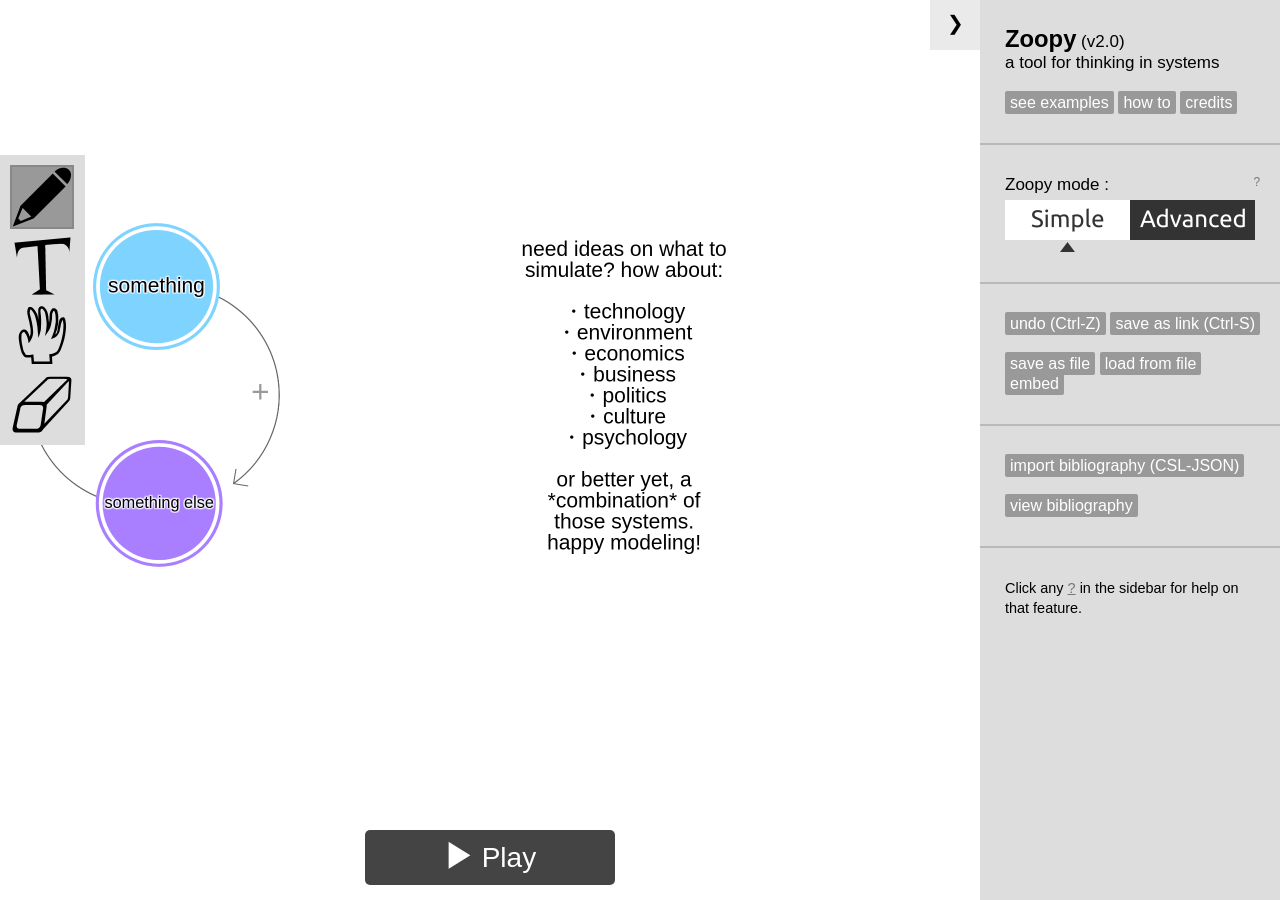
<file: index.html>
<!doctype html>
<html lang="en">
<head>
	<meta charset="utf-8">
	<title>Zoopy</title>
	<link rel="icon" type="image/png" href="about/favicon.png">
	<!-- Go straight to the app instead of showing a landing page. -->
	<meta http-equiv="refresh" content="0; url=./2/">
	<link rel="canonical" href="./2/">
	<script>
		// Preserve any query string / hash (shared models use ?data=… or #…)
		// so deep links keep working through the redirect.
		location.replace("./2/" + location.search + location.hash);
	</script>
</head>
<body>
	<p>Redirecting to <a href="./2/">the app</a>…</p>
</body>
</html>
</file>
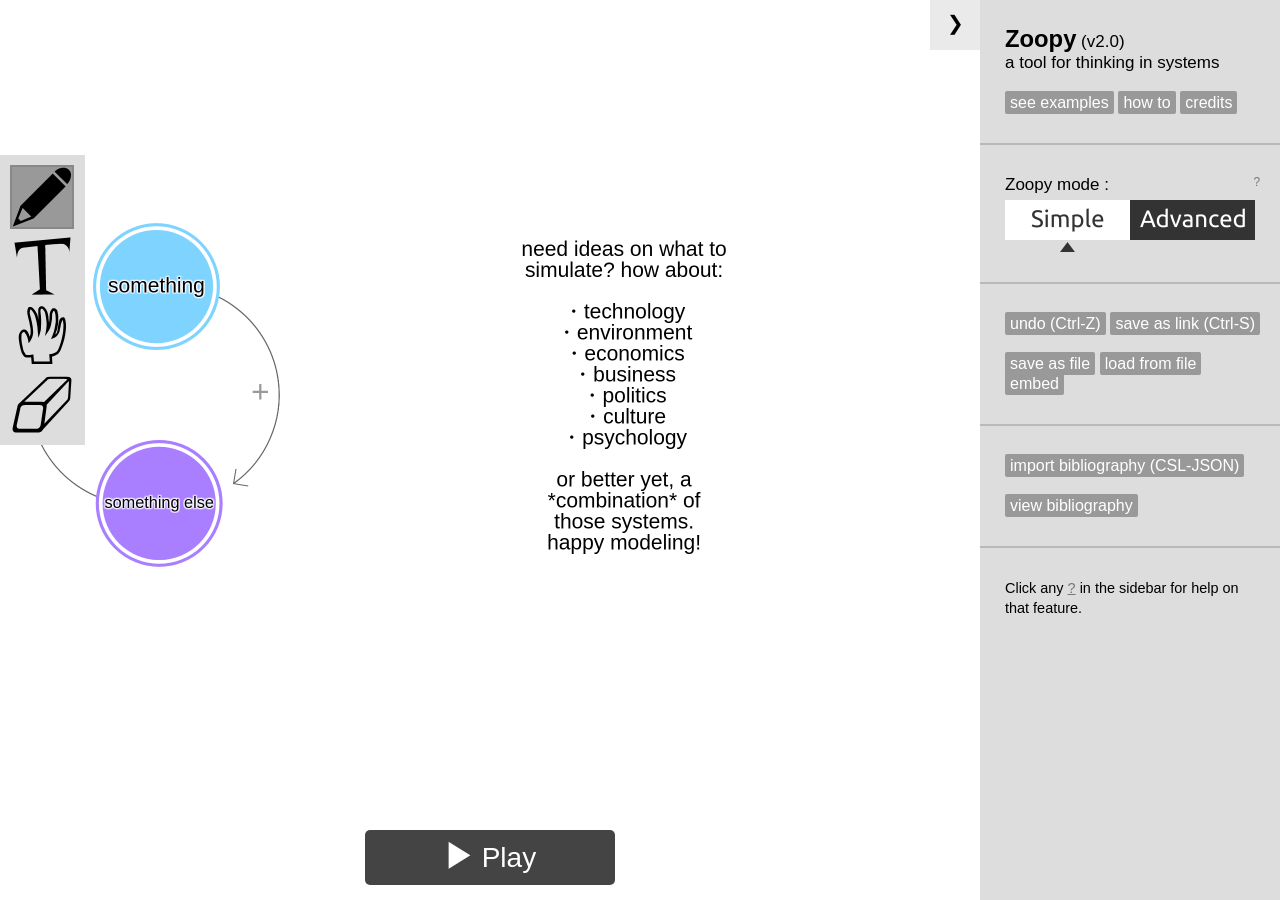
<file: 2/index.html>
<!doctype html>
<html lang="en">
<head>
    
    <!-- META -->
	<title>Zoopy (v2.0)</title>
    <meta content="text/html;charset=utf-8" http-equiv="Content-Type">
	<meta charset="utf-8">
	<link rel="icon" type="image/png" href="css/icons/favicon.png">
	<!-- mobile don't randomly zoom -->
	<meta name='viewport' content='width=device-width, initial-scale=1.0, maximum-scale=1.0, user-scalable=0'/>
	<!-- Schema.org markup for Google+ -->
	<meta itemprop="name" content="LOOPY!">
	<meta itemprop="description" content="a tool for thinking in systems">
	<meta itemprop="image" content="http://ncase.me/loopy/social/thumbnail.png">

	<!-- Twitter Card data: SMALL -->
	<meta name="twitter:card" content="summary"/>
	<meta name="twitter:site" content="@ncasenmare"/>
	<meta name="twitter:title" content="LOOPY!"/>
	<meta name="twitter:description" content="a tool for thinking in systems"/>
	<meta name="twitter:creator" content="@ncasenmare">
	<meta name="twitter:image" content="http://ncase.me/loopy/social/thumbnail_small.png"/>

	<!-- Open Graph data -->
	<meta property="og:title" content="LOOPY!">
	<meta property="og:type" content="website">
	<meta property="og:url" content="https://lo0p.it/">
	<meta property="og:image" content="http://ncase.me/loopy/social/thumbnail.png">
	<meta property="og:description" content="a tool for thinking in systems">

    <!-- Styles! -->
	<link href="css/loopy.css" rel="stylesheet"/>
	<link href="css/balloon.css" rel="stylesheet"/>

</head>
<body style="opacity:0">

	<!-- Loopy & Ink -->
	<div id="canvasses"></div>

	<!-- The Tools' UI -->
	<div id="toolbar"></div>
	<div id="playbar"></div>
	<div id="sidebar"></div>

	<!-- MODAL -->
	<div id="modal_container">
		<div id="modal_bg"></div>
		<div id="modal">
			<div id="modal_close">[×] CLOSE</div>
			<div id="modal_page"></div>
		</div>
	</div>

</body>
</html>

<!-- Scripts! -->

<!-- Libraries -->
<script src="js/helpers.js"></script>
<script src="js/vendors/minpubsub.js"></script>
<script src="js/vendors/lzma_worker-min.js"></script>
<script src="js/vendors/StringView.js"></script>
<script src="js/BitArray.js"></script>
<script src="js/Mouse.js"></script>
<script src="js/Key.js"></script>
<script src="js/featureInjector.js"></script>
<script src="js/persist.js"></script>

<!-- Core Simulation Code -->
<script src="js/Loopy.js?v=5"></script>
<script src="js/Model.js?v=3"></script>
<script src="js/LoopyNode.js?v=3"></script>
<script src="js/Edge.js?v=2"></script>
<script src="js/Label.js"></script>
<script src="js/Group.js"></script>

<!-- Extensible features -->
<script src="js/globalFeatures.js"></script>
<script src="js/loopyNodeFeatures.js"></script>
<script src="js/edgeFeatures.js"></script>
<script src="js/labelFeatures.js"></script>
<!--<script src="js/groupFeatures.js"></script>-->

<!-- Tools -->
<script src="js/PageUI.js"></script>
<script src="js/Sidebar.js?v=2"></script>
<script src="js/Toolbar.js"></script>
<script src="js/PlayControls.js"></script>
<script src="js/Modal.js?v=4"></script>
<script src="js/Ink.js"></script>
<script src="js/Dragger.js"></script>
<script src="js/Eraser.js"></script>
<script src="js/Labeller.js"></script>

<!-- Start it -->
<script>
window.onload = function(){
	window.loopy = new Loopy();
};
</script>
</file>
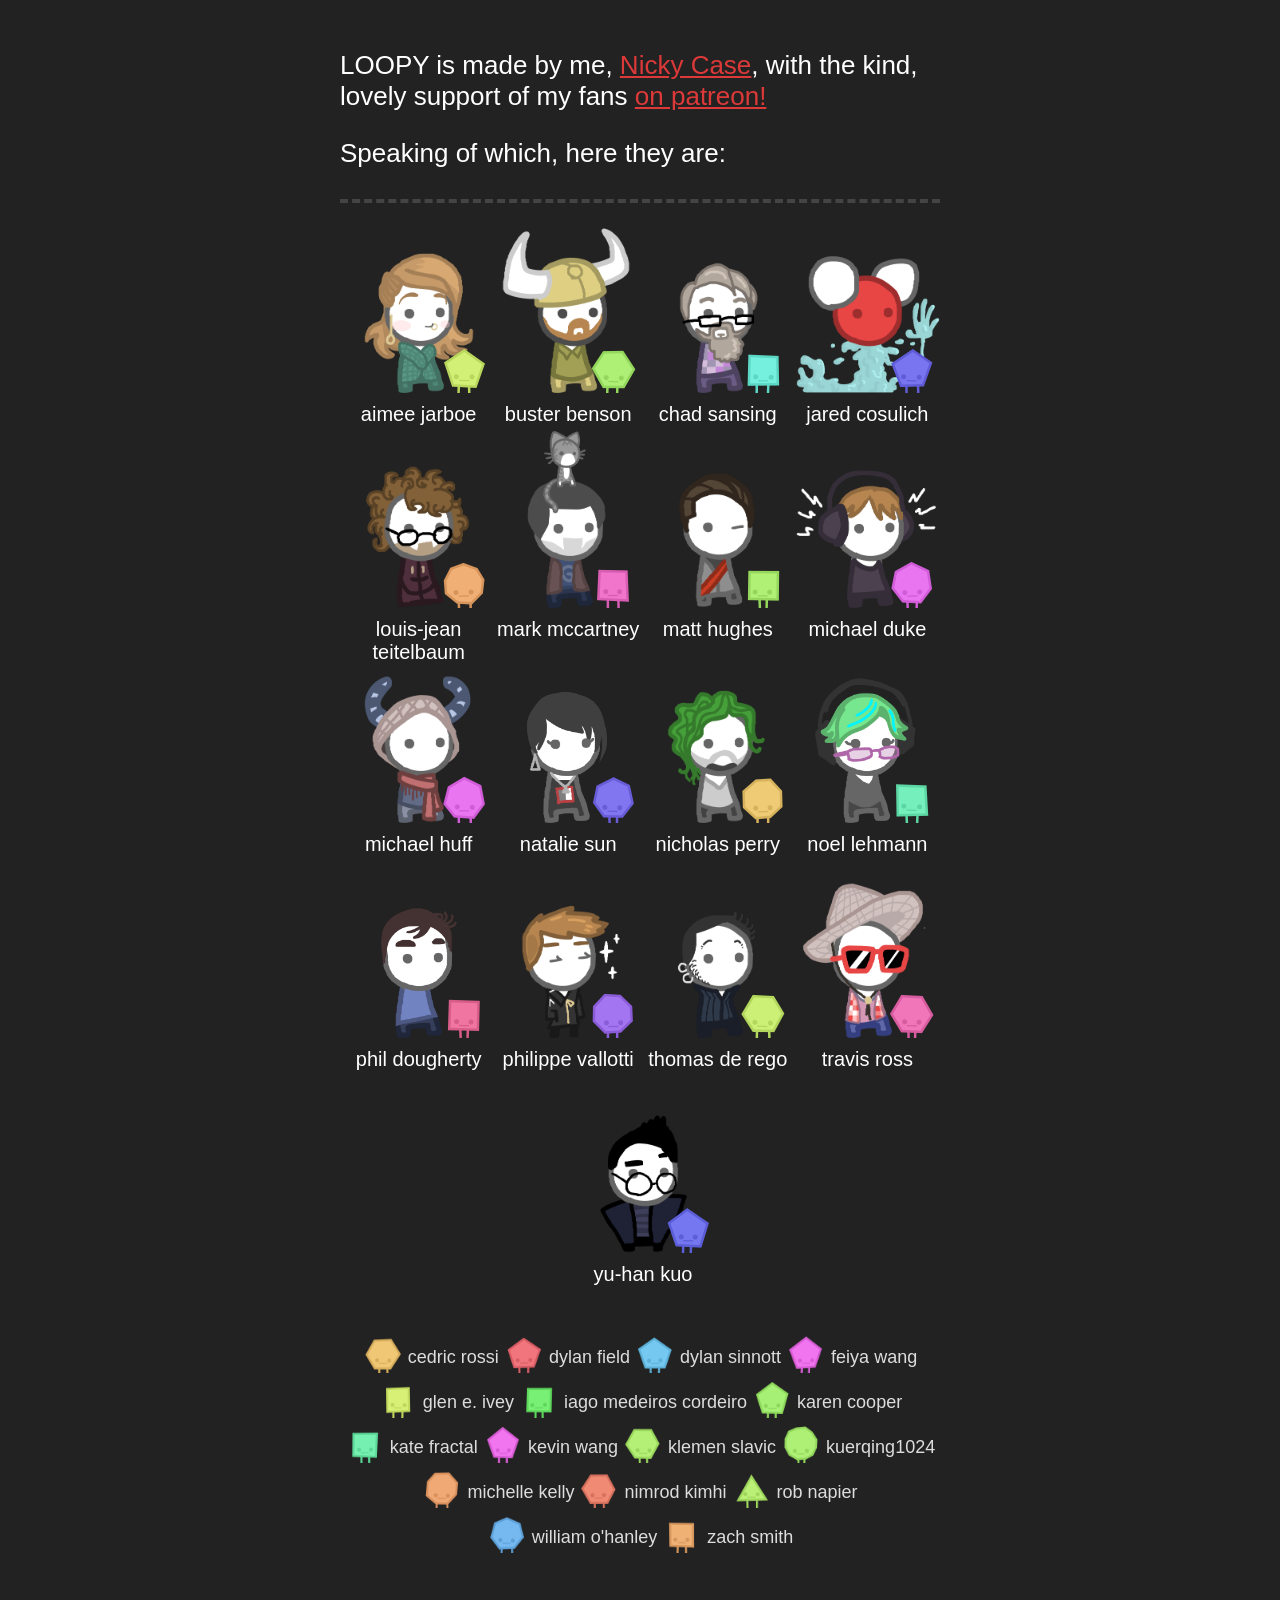
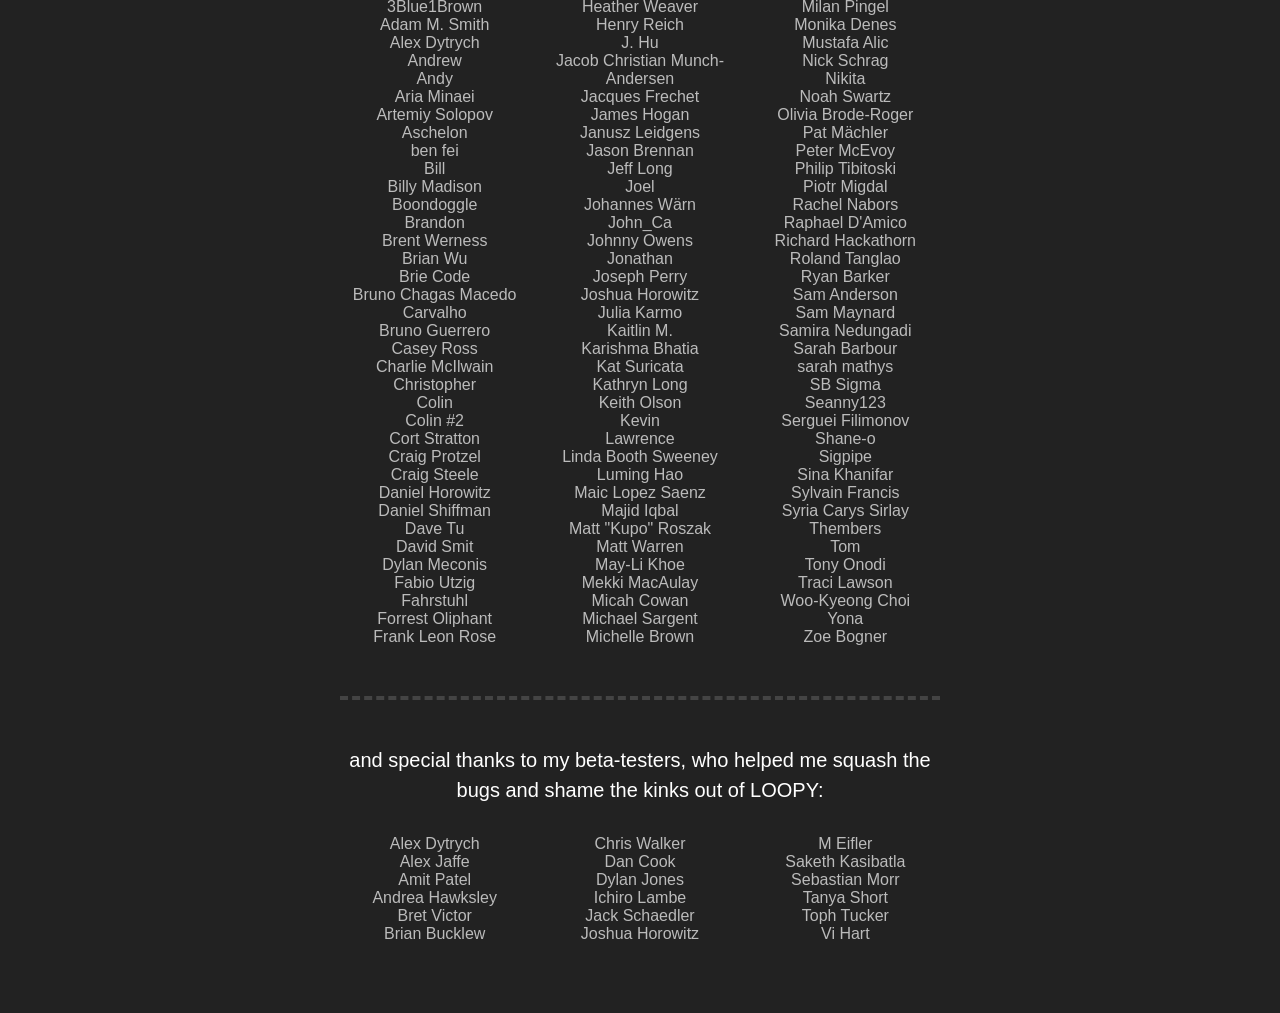
<file: 2/pages/credits/index.html>
<!doctype html>
<html>
<head>

    <!-- META -->
	<title>LOOPY: Credits!</title>
    <meta content="text/html;charset=utf-8" http-equiv="Content-Type">
	<meta content="utf-8" http-equiv="encoding">
	<meta charset="utf-8">
	<link rel="icon" type="image/png" href="favicon.png">

	<!-- Styles -->
	<link href="../page.css" rel="stylesheet"/>

</head>
<body style="background:#222; overflow-y: scroll; overflow-x: hidden;">
	<div id="credits">

		<!-- Created by Nicky Case, & patreon link -->
		<div class="credit_intro">
			<p>
			LOOPY is made by me, <a target="_blank" href="http://ncase.me/">Nicky Case</a>,
			with the kind, lovely support of my fans <a target="_blank" href="https://www.patreon.com/ncase">on patreon!</a>
			</p>
			<p>
			Speaking of which, here they are:
			</p>
		</div>

		<hr>

		<!-- peep patreons -->
		<div class="credits_peeps">
			<div>
				<img src="peep/aimee.png"/>
				<img src="polygon/aimee.png"/>
				<span>Aimee Jarboe</span>
			</div>
			<div>
				<img src="peep/buster.png"/>
				<img src="polygon/buster.png"/>
				<span>Buster Benson</span>
			</div>
			<div>
				<img src="peep/chad.png"/>
				<img src="polygon/chad.png"/>
				<span>Chad Sansing</span>
			</div>
			<div>
				<img src="peep/jared.png"/>
				<img src="polygon/jared.png"/>
				<span>Jared Cosulich</span>
			</div>
			<div>
				<img src="peep/ljt.png"/>
				<img src="polygon/ljt.png"/>
				<span>Louis-Jean Teitelbaum</span>
			</div>
			<div>
				<img src="peep/mark.png"/>
				<img src="polygon/mark.png"/>
				<span>Mark McCartney</span>
			</div>
			<div>
				<img src="peep/matt.png"/>
				<img src="polygon/matt.png"/>
				<span>Matt Hughes</span>
			</div>
			<div>
				<img src="peep/michael_duke.png"/>
				<img src="polygon/michael_duke.png"/>
				<span>Michael Duke</span>
			</div>
			<div>
				<img src="peep/michael_huff.png"/>
				<img src="polygon/michael_huff.png"/>
				<span>Michael Huff</span>
			</div>
			<div>
				<img src="peep/natalie.png"/>
				<img src="polygon/natalie.png"/>
				<span>Natalie Sun</span>
			</div>
			<div>
				<img src="peep/nicholas.png"/>
				<img src="polygon/nicholas.png"/>
				<span>Nicholas Perry</span>
			</div>
			<div>
				<img src="peep/noel.png"/>
				<img src="polygon/noel.png"/>
				<span>Noel Lehmann</span>
			</div>
			<div>
				<img src="peep/phil.png"/>
				<img src="polygon/phil.png"/>
				<span>Phil Dougherty</span>
			</div>
			<div>
				<img src="peep/philippe.png"/>
				<img src="polygon/philippe.png"/>
				<span>Philippe Vallotti</span>
			</div>
			<div>
				<img src="peep/thomas.png"/>
				<img src="polygon/thomas.png"/>
				<span>Thomas de Rego</span>
			</div>
			<div>
				<img src="peep/travis.png"/>
				<img src="polygon/travis.png"/>
				<span>Travis Ross</span>
			</div>
			<div>
				<img src="peep/yu-han.png"/>
				<img src="polygon/yu-han.png"/>
				<span>Yu-Han Kuo</span>
			</div>
		</div>

		<!-- polygon patreons -->
		<div class="credits_polygons">
			<div>
				<img src="polygon/cedric.png"/>
				<span>Cedric Rossi</span>
			</div>
			<div>
				<img src="polygon/dylan.png"/>
				<span>Dylan Field</span>
			</div>
			<div>
				<img src="polygon/dylan_s.png"/>
				<span>Dylan Sinnott</span>
			</div>
			<div>
				<img src="polygon/feiya.png"/>
				<span>Feiya Wang</span>
			</div>
			<div>
				<img src="polygon/glen.png"/>
				<span>Glen E. Ivey</span>
			</div>
			<div>
				<img src="polygon/iago.png"/>
				<span>Iago Medeiros Cordeiro</span>
			</div>
			<div>
				<img src="polygon/karen.png"/>
				<span>Karen Cooper</span>
			</div>
			<div>
				<img src="polygon/kate.png"/>
				<span>Kate Fractal</span>
			</div>
			<div>
				<img src="polygon/kevin.png"/>
				<span>Kevin Wang</span>
			</div>
			<div>
				<img src="polygon/klemen.png"/>
				<span>Klemen Slavic</span>
			</div>
			<div>
				<img src="polygon/kuerqing1024.png"/>
				<span>kuerqing1024</span>
			</div>
			<div>
				<img src="polygon/michelle.png"/>
				<span>Michelle Kelly</span>
			</div>
			<div>
				<img src="polygon/nimrod.png"/>
				<span>Nimrod Kimhi</span>
			</div>
			<div>
				<img src="polygon/rob.png"/>
				<span>Rob Napier</span>
			</div>
			<div>
				<img src="polygon/william.png"/>
				<span>William O'Hanley</span>
			</div>
			<div>
				<img src="polygon/zach.png"/>
				<span>Zach Smith</span>
			</div>
		</div>
		
		<!-- name patreons -->
		<div class="credits_names">
			3Blue1Brown <br>
			Adam M. Smith<br>
			Alex Dytrych<br>
			Andrew <br>
			Andy <br>
			Aria Minaei<br>
			Artemiy Solopov<br>
			Aschelon <br>
			ben fei<br>
			Bill <br>
			Billy Madison<br>
			Boondoggle <br>
			Brandon <br>
			Brent Werness<br>
			Brian Wu<br>
			Brie Code<br>
			Bruno Chagas Macedo Carvalho<br>
			Bruno Guerrero<br>
			Casey Ross<br>
			Charlie McIlwain<br>
			Christopher <br>
			Colin <br>
			Colin #2<br>
			Cort Stratton<br>
			Craig Protzel<br>
			Craig Steele<br>
			Daniel Horowitz<br>
			Daniel Shiffman<br>
			Dave Tu<br>
			David Smit<br>
			Dylan Meconis<br>
			Fabio Utzig<br>
			Fahrstuhl <br>
			Forrest Oliphant<br>
			Frank Leon Rose<br>
			Heather Weaver<br>
			Henry Reich<br>
			J. Hu<br>
			Jacob Christian Munch-Andersen<br>
			Jacques Frechet<br>
			James Hogan<br>
			Janusz Leidgens<br>
			Jason Brennan<br>
			Jeff Long<br>
			Joel <br>
			Johannes Wärn<br>
			John_Ca <br>
			Johnny Owens<br>
			Jonathan <br>
			Joseph Perry<br>
			Joshua Horowitz<br>
			Julia Karmo<br>
			Kaitlin M.<br>
			Karishma Bhatia<br>
			Kat Suricata<br>
			Kathryn Long<br>
			Keith Olson<br>
			Kevin <br>
			Lawrence <br>
			Linda Booth Sweeney<br>
			Luming Hao<br>
			Maic Lopez Saenz<br>
			Majid Iqbal<br>
			Matt "Kupo" Roszak<br>
			Matt Warren<br>
			May-Li Khoe<br>
			Mekki MacAulay<br>
			Micah Cowan<br>
			Michael Sargent<br>
			Michelle Brown<br>
			Milan Pingel<br>
			Monika Denes<br>
			Mustafa Alic<br>
			Nick Schrag<br>
			Nikita <br>
			Noah Swartz<br>
			Olivia Brode-Roger<br>
			Pat Mächler<br>
			Peter McEvoy<br>
			Philip Tibitoski<br>
			Piotr Migdal<br>
			Rachel Nabors<br>
			Raphael D'Amico<br>
			Richard Hackathorn<br>
			Roland Tanglao<br>
			Ryan Barker<br>
			Sam Anderson<br>
			Sam Maynard<br>
			Samira Nedungadi<br>
			Sarah Barbour<br>
			sarah mathys<br>
			SB Sigma<br>
			Seanny123 <br>
			Serguei Filimonov<br>
			Shane-o <br>
			Sigpipe <br>
			Sina Khanifar<br>
			Sylvain Francis<br>
			Syria Carys Sirlay<br>
			Thembers <br>
			Tom <br>
			Tony Onodi<br>
			Traci Lawson<br>
			Woo-Kyeong Choi<br>
			Yona <br>
			Zoe Bogner
		</div>

		<hr>

		<!-- Playtesters -->
		<div>
			<p style="text-align:center; line-height:1.5em; margin-top:45px;">
				and special thanks to my beta-testers,
				who helped me squash the bugs and shame the kinks out of LOOPY:
			</p>
			<div class="credits_names">
				Alex Dytrych<br>
				Alex Jaffe<br>
				Amit Patel<br>
				Andrea Hawksley<br>
				Bret Victor<br>
				Brian Bucklew<br>
				Chris Walker<br>
				Dan Cook<br>
				Dylan Jones<br>
				Ichiro Lambe<br>
				Jack Schaedler<br>
				Joshua Horowitz<br>
				M Eifler<br>
				Saketh Kasibatla<br>
				Sebastian Morr<br>
				Tanya Short<br>
				Toph Tucker<br>
				Vi Hart
			</div>
		</div>

	</div>
</body>
</html>
</file>
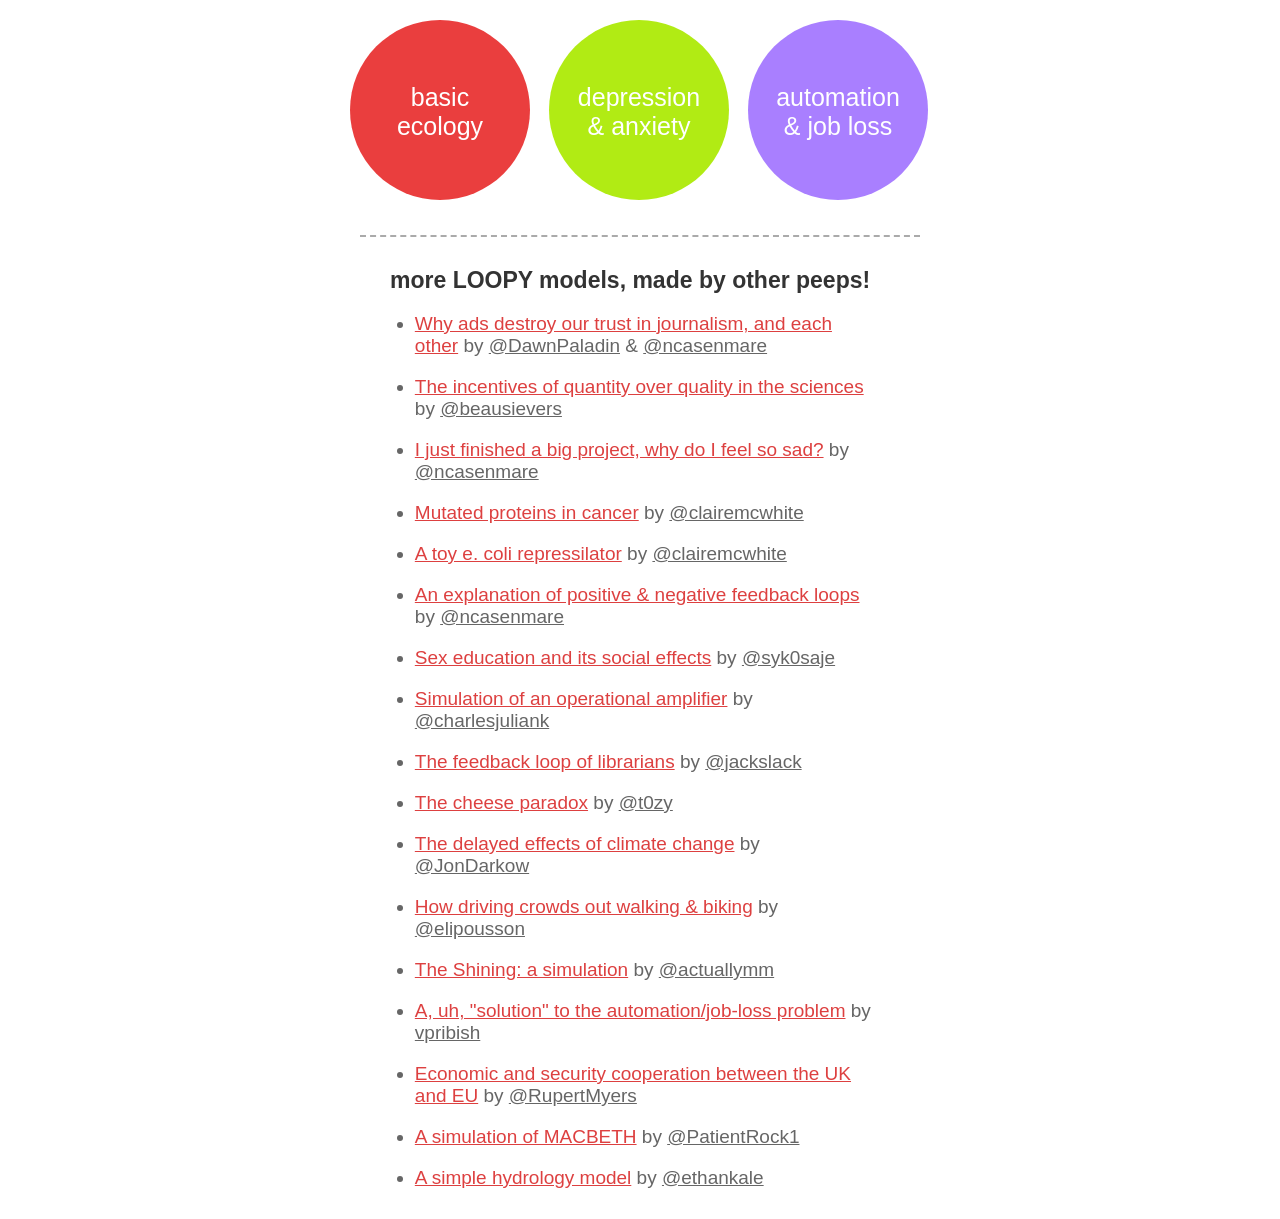
<file: 2/pages/examples/index.html>
<!doctype html>
<html>
<head>

	<!-- META -->
	<title>LOOPY: Examples!</title>
    <meta content="text/html;charset=utf-8" http-equiv="Content-Type">
	<meta content="utf-8" http-equiv="encoding">
	<meta charset="utf-8">
	<link rel="icon" type="image/png" href="favicon.png">

	<!-- Styles -->
	<link href="../page.css" rel="stylesheet"/>

</head>
<body style='background:none;'>
	<div id="examples">
		<div style="overflow:hidden; padding: 20px;">
			<a class='example' target='_top' href="http://ncase.me/loopy/v1.1/?data=[[[1,227,303,0.66,%22rabbits%22,0],[2,663,304,0.66,%22foxes%22,1]],[[2,1,153,-1,0],[1,2,160,1,0]],[[442,316,%22A%2520basic%2520ecological%250Afeedback%2520loop.%250A%250ATry%2520adding%2520extra%250Acreatures%2520to%2520this%250Aecosystem!%22],[442,109,%22more%2520rabbits%2520means%2520MORE%2520foxes%253A%250Ait's%2520a%2520positive%2520(%252B)%2520relationship%22],[451,513,%22more%2520foxes%2520means%2520FEWER%2520rabbits%253A%250Ait's%2520a%2520negative%2520(%25E2%2580%2593)%2520relationship%22],[754,455,%22*%2520P.S%253A%2520this%2520is%2520NOT%2520the%2520%250ALotka-Volterra%2520model.%250AIt's%2520just%2520an%2520oscillator.%250Aclose%2520enough!%22]],2%5D">
				<div style='background:#EA3E3E'>
					<div>basic<br>ecology</div>
				</div>
			</a>
			<a class='example' target='_top' href="http://ncase.me/loopy/v1.1/?data=[[[1,198,285,0,%22depression%22,0],[2,531,282,0,%22doing%2520things%22,4],[3,367,115,0,%22de-motivation%22,1],[4,702,116,0,%22fear%2520of%2520mistakes%22,1],[5,860,289,0,%22anxiety%22,0],[6,699,468,0,%22accepting%2520mistakes%22,4],[7,364,473,0,%22feeling%2520good%22,4]],[[2,7,59,1,0],[2,6,-61,1,0],[6,5,-59,-1,0],[5,4,-57,1,0],[4,2,-53,-1,0],[3,2,56,-1,0],[1,3,66,1,0],[7,1,63,-1,0]],[[365,296,%22a%2520possible%250Asystems-level%250Aexplanation%2520for%250Awhy%2520depression%2520%2526%250Aanxiety%2520are%2520not%2520just%250Aco-morbid%252C%2520but%250AMUTUALLY%2520SELF-%250AREINFORCING%22],[695,300,%22CHALLENGE%253A%250A%250Adraw%2520%2526%2520simulate%250Ayour%2520OWN%2520mental%250Afeedback%2520loops%22]],7]">
				<div style='background:#b1eb14'>
					<div>depression<br>&amp; anxiety</div>
				</div>
			</a>
			<a class='example' target='_top' href="http://ncase.me/loopy/v1.1/?data=[[[1,181,181,0,%22automation%22,0],[2,486,175,0,%22profits%22,0],[3,369,482,0,%22job%2520loss%22,4],[4,567,513,0,%22frustration%22,4],[5,752,432,0,%22political%2520unrest%22,4],[6,655,283,0,%22tax%2520revenue%22,3]],[[1,3,-88,1,0],[1,2,-150,1,0],[2,1,-137,1,0],[3,4,-27,1,0],[4,5,-32,1,0],[2,6,12,1,0]],[[331,197,%22vicious%2520cycle%250Aof%2520automation%250Aleads%2520to%2520short-%250Aterm%2520job%2520loss%252C%250Athen%2520frustration%252C%250Athen%2520political%250Aunrest%22],[733,143,%22CHALLENGE%253A%250Athink%2520up%2520and%2520model%2520your%250Aown%2520solutions%2520to%2520this%2520problem!%250A(hint%253A%2520what%2520tax-funded%2520programs%250Acould%2520mitigate%2520job%2520loss%2520due%2520to%250Aautomation%253F)%22],[489,383,%22%253F%253F%253F%2520what%2520goes%2520here%2520%253F%253F%253F%22]],6]">
				<div style='background:#A97FFF'>
					<div>automation<br>&amp; job loss</div>
				</div>
			</a>
		</div>
		<hr>
		<div id="more_examples">
			<b style="font-size:23px">more LOOPY models, made by other peeps!</b>
			<ul>

<li>
<a target="_top" href="https://t.co/VPG9153B2T">Why ads destroy our trust in journalism, and each other</a>
by <a class="twitter" target="_blank" href="https://twitter.com/DawnPaladin">@DawnPaladin</a>
&amp; <a class="twitter" target="_blank" href="https://twitter.com/ncasenmare">@ncasenmare</a>
</li>
<li>
<a target="_top" href="http://bit.ly/2nwUu7E">The incentives of quantity over quality in the sciences</a>
by <a class="twitter" target="_blank" href="https://twitter.com/beausievers">@beausievers</a>
</li>
<li>
<a target="_top" href="https://t.co/QxRKsrm4C2">I just finished a big project, why do I feel so sad?</a>
by <a class="twitter" target="_blank" href="https://twitter.com/ncasenmare">@ncasenmare</a>
</li>
<li>
<a target="_top" href="http://bit.ly/2nUfLNn">Mutated proteins in cancer</a>
by <a class="twitter" target="_blank" href="https://twitter.com/clairemcwhite">@clairemcwhite</a>
</li>
<li>
<a target="_top" href="http://bit.ly/2nJrxK0">A toy e. coli repressilator</a>
by <a class="twitter" target="_blank" href="https://twitter.com/clairemcwhite">@clairemcwhite</a>
</li>
<li>
<a target="_top" href="http://bit.ly/2o0hqQV">An explanation of positive &amp; negative feedback loops</a>
by <a class="twitter" target="_blank" href="https://twitter.com/ncasenmare">@ncasenmare</a>
</li>
<li>
<a target="_top" href="https://t.co/dOWNTWvHcu">Sex education and its social effects</a>
by <a class="twitter" target="_blank" href="https://twitter.com/syk0saje">@syk0saje</a>
</li>
<li>
<a target="_top" href="https://t.co/AVO9wczz0F">Simulation of an operational amplifier</a>
by <a class="twitter" target="_blank" href="https://twitter.com/charlesjuliank">@charlesjuliank</a>
</li>
<li>
<a target="_top" href="https://t.co/xhYtI3V7LV">The feedback loop of librarians</a>
by <a class="twitter" target="_blank" href="https://twitter.com/jackslack">@jackslack</a>
</li>
<li>
<a target="_top" href="https://t.co/yBZwZYKWU3">The cheese paradox</a>
by <a class="twitter" target="_blank" href="https://twitter.com/t0zy">@t0zy</a>
</li>
<li>
<a target="_top" href="https://goo.gl/sJifyC">The delayed effects of climate change</a>
by <a class="twitter" target="_blank" href="https://twitter.com/JonDarkow">@JonDarkow</a>
</li>
<li>
<a target="_top" href="https://t.co/FbiPwb6WHh">How driving crowds out walking &amp; biking</a>
by <a class="twitter" target="_blank" href="https://twitter.com/elipousson">@elipousson</a>
</li>
<li>
<a target="_top" href="https://t.co/dOGejZhjai">The Shining: a simulation</a>
by <a class="twitter" target="_blank" href="https://twitter.com/actuallymm">@actuallymm</a>
</li>
<li>
<a target="_top" href="http://bit.ly/2nbHqX3">A, uh, "solution" to the automation/job-loss problem</a>
by <a class="twitter" target="_blank" href="https://news.ycombinator.com/user?id=vpribish">vpribish</a>
</li>
<li>
<a target="_top" href="https://t.co/l5JoBsEa5q">Economic and security cooperation between the UK and EU</a>
by <a class="twitter" target="_blank" href="https://twitter.com/RupertMyers">@RupertMyers</a>
</li>
<li>
<a target="_top" href="http://bit.ly/2o1n29U">A simulation of MACBETH</a>
by <a class="twitter" target="_blank" href="https://twitter.com/PatientRock1">@PatientRock1</a>
</li>
<li>
<a target="_top" href="https://t.co/m2eZpcYRPc">A simple hydrology model</a>
by <a class="twitter" target="_blank" href="https://twitter.com/ethankale">@ethankale</a>
</li>

			</ul>
		</div>
	</div>
</body>
</html>
</file>
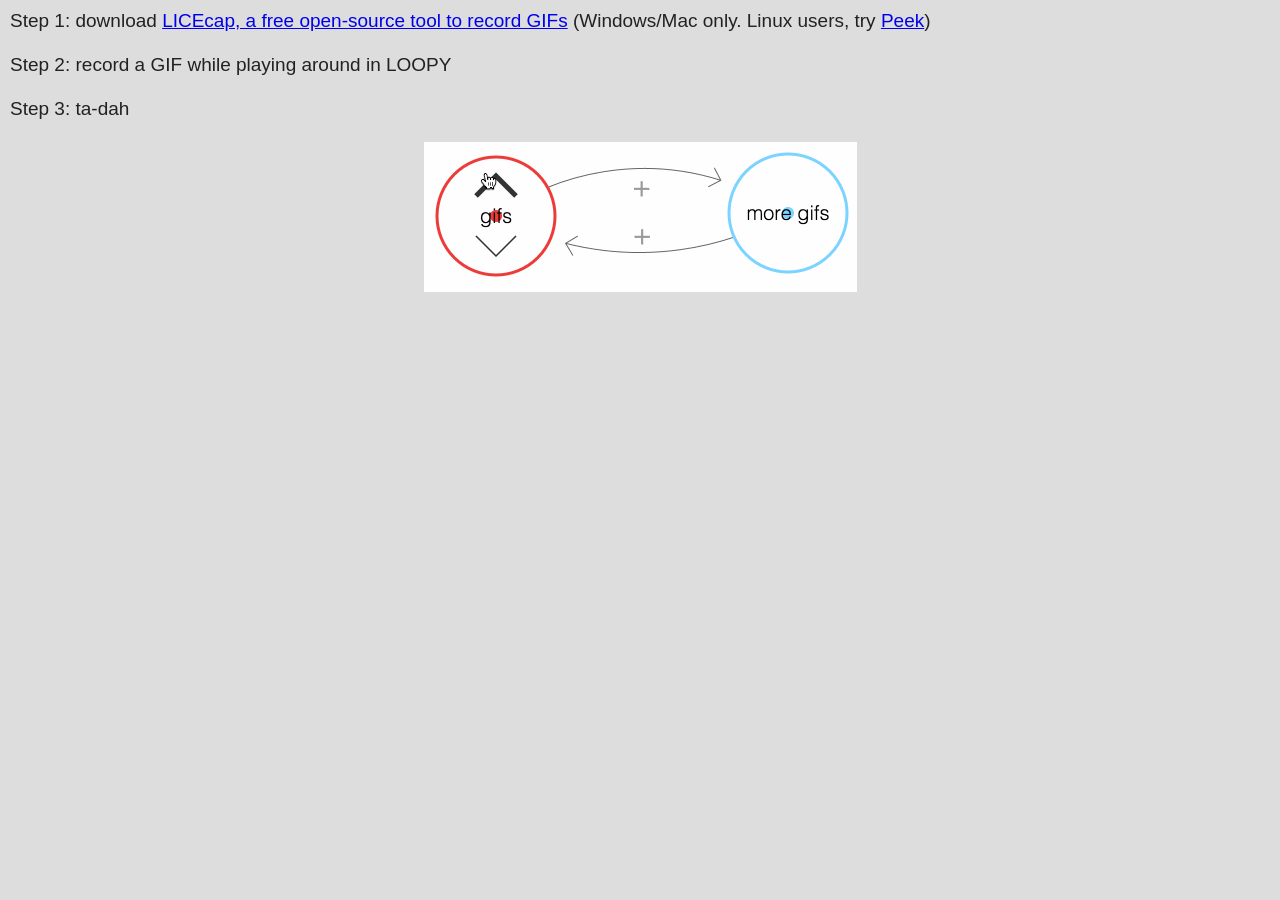
<file: 2/pages/gif.html>
<!doctype html>
<html>
<head>
    <meta charset="utf-8">
    <meta http-equiv="x-ua-compatible" content="ie=edge">
	<link href="page.css" rel="stylesheet"/>
</head>
<body style="margin:10px">
	Step 1: download <a target="_blank" href="http://www.cockos.com/licecap/">LICEcap,
	a free open-source tool to record GIFs</a> (Windows/Mac only. Linux users, try
	<a target="_blank" href="https://github.com/phw/peek/releases">Peek</a>)
	<br><br>
	Step 2: record a GIF while playing around in LOOPY
	<br><br>
	Step 3: ta-dah
	<br><br>
	<div style="text-align:center">
		<img src="gifs.gif"/>
	</div>
</body>
</html>
</file>
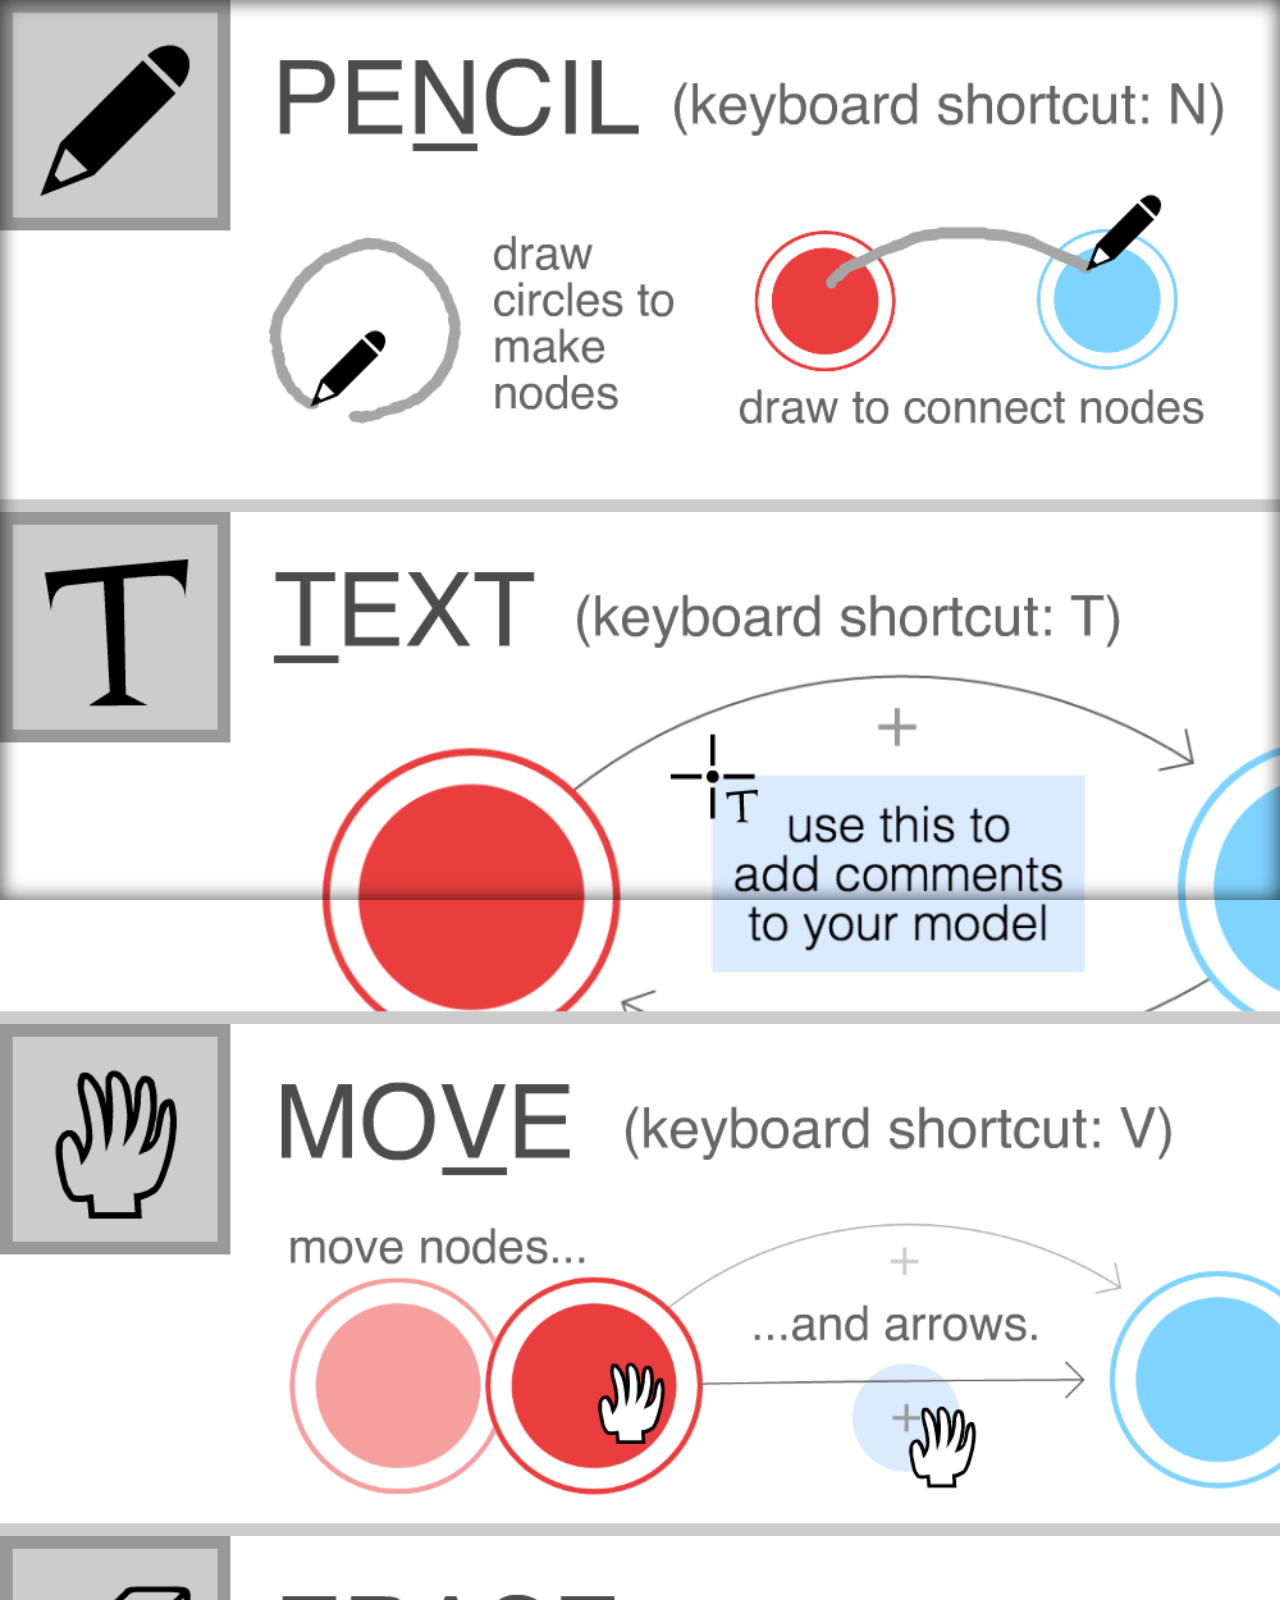
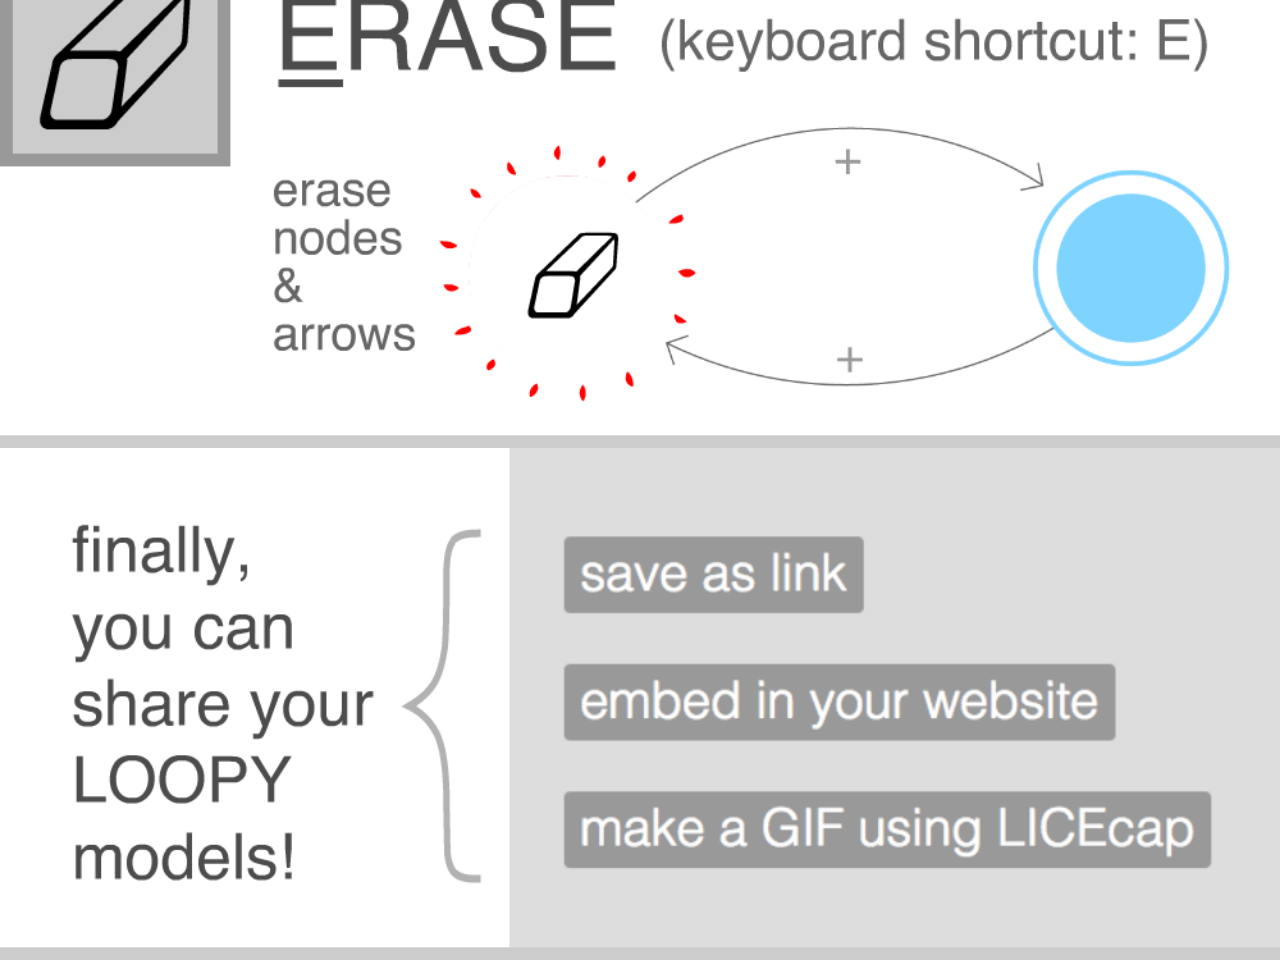
<file: 2/pages/howto.html>
<!doctype html>
<html>
<head>
    <meta charset="utf-8">
    <meta http-equiv="x-ua-compatible" content="ie=edge">
	<link href="page.css" rel="stylesheet"/>
</head>
<body style="overflow-y: scroll; overflow-x: hidden;">
	<img class="full" src="howto/1.png"/>
	<img class="full" src="howto/2.png"/>
	<img class="full" src="howto/3.png"/>
	<img class="full" src="howto/4.png"/>
	<img class="full" src="howto/5.png"/>
	<div class="shadow"></div>
</body>
</html>
</file>
<file: 2/css/loopy.css>
body{
	margin:0;
	background: #fff;

	font-family: Helvetica, Arial, sans-serif;
	font-weight: normal;
	font-size: 20px;

	overflow: hidden;
}
canvas{
	position:absolute;
	top:0; left:0;
}

#canvasses{
	position:absolute;
	top:0; left:0; right: 300px;
	height: 100%;
}
#canvasses[fullscreen=yes]{
	width: 100%;
}
#canvasses[cursor=ink]{
	cursor: url('cursors/ink.png') 0 30, auto;
}
#canvasses[cursor=drag]{
	cursor: url('cursors/drag.png') 15 15, auto;
}
#canvasses[cursor=erase]{
	cursor: url('cursors/erase.png') 5 25, auto;
}
#canvasses[cursor=label]{
	cursor: url('cursors/label.png') 15 15, auto;
}



/**********
 PLAY CONTROLS
**********/

#playbar{
	position: absolute;
	bottom: 15px;
	left: calc(50% - 275px); /* 50% - half of (playbar width + sidebar width)*/

	width: 250px;
	height: 75px;

	-webkit-user-select: none;
	-moz-user-select: none;
	-ms-user-select: none;
	user-select: none;
}
#playbar[fullscreen=yes]{
	left: calc(50% - 125px); /* 50% - half of (playbar width)*/
}
#playbar .component_button{
	position: absolute;
	bottom: 0;
	width: 230px;
	height: 25px;
	background: #444;
}
#playbar .component_button:hover{
	background: #555;
}
#playbar .play_slider{
	width: 190px;
    position: absolute;
    left: 30px;
    margin: 0;
}
.play_button_icon{
	width: 25px;
	height: 25px;
	background-image: url(icons/controls.png);
	display: inline-block;
	background-size: 400% 100%;
}
.play_button_icon[icon="0"]{ background-position: 0 0; }
.play_button_icon[icon="1"]{ background-position: -25px 0; }
.play_button_icon[icon="2"]{ background-position: -50px 0; }
.play_button_icon[icon="3"]{ background-position: -75px 0; }
.play_button_label{
	display: inline-block;
	position: relative;
    top: -5px;
}
div[big=yes] .play_button_icon{
	width: 30px;
	height: 30px;
}
div[big=yes] .play_button_label{
	top: -3px;
}



/**********
 TOOLBAR 
**********/

#toolbar{
	position: absolute;
	left: 0px;
	top: calc(33% - 142.5px); /* 33% - half of toolbar height */

	width:75px; height:280px;
	padding: 5px;
	background-color: #ddd;

	-webkit-user-select: none;
	-moz-user-select: none;
	-ms-user-select: none;
	user-select: none;
}
#toolbar[mode=play]{
	display: none;
}

.toolbar_button{
	width:60px; height:60px;
	margin: 5px;
	border: 2px solid #ddd;
	cursor: pointer;
	background-size: 100% 100%;
}
.toolbar_button[selected=yes]{
	border: 2px solid #888;
	background-color: #999;
}

/**********
 SIDEBAR 
**********/

#sidebarSwitch{
	position: absolute;
	top:0; right: 300px;
	padding: 10px;
	padding-top: 8px;
	padding-bottom: 12px;
	line-height: 30px;
	width: 30px;
	text-align: center;
	vertical-align: middle;
	background-color: #eaeaea;
	cursor: pointer;
}
#sidebarSwitch:hover{
	background-color: #ccc;
}
#sidebar{
	position: absolute;
	overflow: auto;
	top:0; right:0;
	width: 300px;
	height: 100%;
	background: #ddd;

	font-weight: 100;
	font-size: 17px;

	-webkit-user-select: none;
	-moz-user-select: none;
	-ms-user-select: none;
	user-select: none;
}
.globalLoopyFirstItem{margin-top: -20px;}
#sidebar > div{
	margin: 25px;
	margin-right: 15px;
	padding-top: 20px;
}
#sidebar > div > div{
	margin-bottom: 20px;
}
#sidebar[mode=play]{
	background: #222;
	color: #777;
}
#sidebar .mini_button{
	background: #999;
	color: #fff;
	padding: 3px 5px;
	border-radius: 2px;
	font-size: 16px;

	cursor: pointer;
}
#sidebar .mini_button:hover{
	background: #aaa;
}
#sidebar[mode=play] .mini_button{
	background: #555;
	color: #111;
}
#sidebar[mode=play] .mini_button:hover{
	background: #666;
}
#sidebar[mode=play] .not_in_play_mode{
	display: none;
}
#sidebar a{ color: #777; }
#sidebar a:hover{ color: #999; }
#sidebar hr{
	border: none;
	border-bottom: 2px solid rgba(150,150,150,0.5);
	margin: 30px -25px;
	margin-right: -15px;
}
#sidebar .combineWithNext{
	margin: 0;
}
#sidebar .combineWithNext+div .component_label,
#sidebar .combineWithNext+div .docLink{
display: none
}

.component_input{
	border: none;
	
	width:calc(100% - 10px);
	height:22px;
	padding: 5px;
	
	font-size: 20px;
	font-weight: 100;
}
.component_textarea{
	border: none;
	width:calc(100% - 10px);
	height: 100px;
	padding: 5px;
	font-size: 16px;
	font-weight: 100;
}
.component_output{
	border: 1px solid #aaa;
	width:100%;
	background: #ccc;
	color: #666;
	font-size: 15px;
	font-weight: 100;
}
.component_slider{
	position: relative;
	width: 250px;
	height: 52px;
}
.component_slider_graphic,
.component_slider_clickCatcher,
.component_slider_graphic_activeAtLeft,
.component_slider_graphic_activeAtRight,
.component_slider_graphic_activeOption
{
	position: absolute;
	background-size: cover;
	background-repeat: no-repeat;
	width: 250px;
	height: 40px;
	cursor: pointer;
}
.component_slider_graphic_activeAtLeft{ left: 0; background-position: left center;}
.component_slider_graphic_activeAtRight{ right: 0; background-position: right center;}
.component_slider_pointer{
	position: absolute;
	top: 42px;
	width: 15px;
	height: 10px;
	background-image: url("sliders/slider_pointer_up.png");
	background-size: cover;
}
.combineWithNext .component_slider_graphic,
.combineWithNext .component_slider_graphic_activeOption,
.combineWithNext .component_slider_graphic_activeAtLeft,
.combineWithNext .component_slider_graphic_activeAtRight {top: 12px;}
.combineWithNext .component_slider_pointer{top: 0px; background-image: url("sliders/slider_pointer_down.png");}
.component_slider_clickCatcher{height: 52px}

#sidebar > .compact{padding-top: 5px;}
#sidebar .compact hr{margin: 5px -25px;}
#sidebar > .compact > div{margin-bottom: 0;}
.compact .component_slider{height: 40px;}
.compact .component_slider_pointer{top: 30px;background-image: url("sliders/slider_high_contrast_pointer_up.png");}
.compact .combineWithNext .component_slider_graphic,
.compact .combineWithNext .component_slider_graphic_activeOption,
.compact .combineWithNext .component_slider_graphic_activeAtLeft,
.compact .combineWithNext .component_slider_graphic_activeAtRight {top: 0;}
.compact .combineWithNext .component_slider_pointer{top: 0; background-image: url("sliders/slider_high_contrast_pointer_down.png");}
.compact .component_slider_clickCatcher{height: 40px}
.compact .component_label{margin-bottom: 0;}
.compact .component_button{font-size: 20px;padding: 2px 10px;}

.component_label{
	margin-bottom: 5px;
}
.component_button{

	width: calc(100% - 20px);
	background: #888;
	color: #fff;
	font-size: 20px;
	font-weight: 100;
	text-align: center;
	padding: 10px;
	border-radius: 5px;

	cursor: pointer;
}
.component_button:hover{
	background: #999;
}
.component_button[header=yes]{
	position: absolute;
	top:0; left:0; right: 0;
	background: #222;
    border-radius: 0;
    color: #888;
}
.component_button[header=yes]:hover{
	background: #333;
}
.advanced .simpleOnly,
.simpleOnly.inactive
{
	display: none;
}
.adv, .colorLogic,
.advanced .adv.colorLogic
{
	display: none;
}
.advanced .adv,
.advanced.colorLogicMode .adv.colorLogic
{
	display: block;
}
.adv_disclaimer, .colorLogic_disclaimer {
	display: none;
	color: #b84;
	font-size: 80%;
}
.simple .adv.active,
.colorAestheticMode .adv.colorLogic.active
{
	display: block;
	border: 1px dashed #b84;
	background-image: linear-gradient(to bottom,#fed 0,#fed 20px,#ddd 20px);
	margin: -9px;
	padding: 8px;
	padding-top: 2px;
}
.colorAestheticMode .adv.colorLogic.active {
	border: 1px dashed #b44;
	background: #fdd; /*linear-gradient(to bottom,#fdd 0,#fdd 20px,#ddd 20px);*/
}
.colorLogic_disclaimer {color: #b44;}
.simple .adv.active>.adv_disclaimer,
.colorAestheticMode .adv.colorLogic.active>.colorLogic_disclaimer
{display: block;}

/**********

MODAL

**********/
.docLink{
	float:right;
	font-size: 70%;
	text-decoration: none;
	cursor: pointer;
	padding: 10px 5px;
	margin: -10px 0;
}
.docLink:hover{transform: scale(2);}

#modal_container{
	display: none;
	position: absolute;
	width: 100%; height: 100%;
	z-index: 1;

	-webkit-user-select: none;
	-moz-user-select: none;
	-ms-user-select: none;
	user-select: none;
}
#modal_container[show=yes]{
	display: block;
}
#modal_bg{
	position: absolute;
	width: 100%; height: 100%;
	background: rgba(0,0,0,0.8);
}
#modal{

	position: absolute;
	top:0; left:0; right:0; bottom:0;
	margin: auto;

	width: 600px; height: 300px;
	padding: 10px;
	background: #ddd;
}
#modal_close{
	width: 120px;
	font-weight: 100;
	color: #777;
	cursor: pointer;
}
#modal_close:hover{
	color: #888;
}
#modal_page{
	margin: 15px;
	font-size: 25px;
	font-weight: 100;
	color: #333;
}
#modal iframe{
	border: none;
}

/* Source picker component */
.source_picker{ }
.source_picker_tags{
	display: flex;
	flex-wrap: wrap;
	gap: 4px;
	min-height: 8px;
	margin-bottom: 6px;
}
.source_picker_tag{
	background: #888;
	color: #fff;
	border-radius: 3px;
	padding: 2px 6px;
	font-size: 13px;
	display: flex;
	align-items: center;
	gap: 4px;
}
.source_picker_tag_remove{
	cursor: pointer;
	font-size: 15px;
	line-height: 1;
	opacity: 0.7;
}
.source_picker_tag_remove:hover{ opacity: 1; }
.source_picker_search{
	height: 26px !important;
	font-size: 15px !important;
	margin-bottom: 4px;
}
.source_picker_results{
	border: 1px solid #bbb;
	border-radius: 3px;
	max-height: 160px;
	overflow-y: auto;
	background: #eee;
}
.source_picker_item{
	padding: 5px 8px;
	font-size: 13px;
	cursor: pointer;
	border-bottom: 1px solid #ccc;
	color: #444;
	line-height: 1.3;
}
.source_picker_item:last-child{ border-bottom: none; }
.source_picker_item:hover{ background: #ddd; }
.source_picker_item.selected{
	background: #c8ddc8;
	color: #222;
}
.source_picker_item.selected:hover{ background: #b8cdb8; }
.source_picker_empty{
	padding: 8px;
	font-size: 13px;
	color: #888;
	font-style: italic;
}

/* Bibliography pending placement bar */
.bib_pending_bar{
	background: #5a7a5a;
	color: #fff;
	font-size: 12px;
	padding: 6px 10px;
	margin: -20px -15px 12px -25px;
	display: flex;
	align-items: center;
	justify-content: space-between;
}
.bib_pending_cancel{
	cursor: pointer;
	opacity: 0.8;
	margin-left: 6px;
}
.bib_pending_cancel:hover{ opacity: 1; }

/* Bibliography back button & detail heading */
.bib_back_btn{
	font-size: 13px;
	color: #777;
	cursor: pointer;
	margin-bottom: 10px;
}
.bib_back_btn:hover{ color: #555; }
.bib_detail_heading{
	font-size: 14px;
	font-weight: 400;
	color: #333;
	margin-bottom: 12px;
	padding-bottom: 8px;
	border-bottom: 1px solid rgba(150,150,150,0.4);
}

/* Bibliography sections */
.bib_section{
	margin-bottom: 10px;
}
.bib_section_hdr{
	font-size: 11px;
	text-transform: uppercase;
	letter-spacing: 0.05em;
	color: #888;
	margin-bottom: 3px;
	display: flex;
	align-items: baseline;
	gap: 4px;
}
.bib_section_shiftable{
	cursor: default;
}
.bib_section_shiftable:hover .bib_shift_hint{ opacity: 1; }
.bib_shift_hint{
	font-size: 10px;
	text-transform: none;
	letter-spacing: 0;
	color: #aaa;
	opacity: 0;
	transition: opacity 0.15s;
	font-style: italic;
}
.bib_section_body{
	font-size: 12px;
	color: #444;
	line-height: 1.4;
	background: rgba(0,0,0,0.05);
	border-radius: 3px;
	padding: 5px 7px;
	word-break: break-word;
	-webkit-user-select: text;
	-moz-user-select: text;
	user-select: text;
	cursor: text;
}
.bib_section_body a{
	color: #5a7a9a;
	word-break: break-all;
}
.bib_section_textarea{
	width: calc(100% - 14px);
	min-height: 60px;
	font-size: 12px;
	font-weight: 100;
	padding: 5px 7px;
	border: none;
	border-radius: 3px;
	background: rgba(0,0,0,0.05);
	resize: vertical;
	color: #333;
	font-family: inherit;
	-webkit-user-select: text;
	-moz-user-select: text;
	user-select: text;
}
.bib_notes_header{
	margin-top: 4px;
}
.bib_note_del{
	margin-left: auto;
	cursor: pointer;
	color: #bbb;
	font-size: 12px;
}
.bib_note_del:hover{ color: #888; }
.bib_add_note_btn{
	width: 100%;
	background: rgba(0,0,0,0.08);
	border: none;
	border-radius: 3px;
	padding: 5px;
	font-size: 13px;
	font-weight: 100;
	color: #666;
	cursor: pointer;
	margin-top: 4px;
	font-family: inherit;
}
.bib_add_note_btn:hover{ background: rgba(0,0,0,0.13); color: #444; }

/* Bibliography sidebar page */
.bib_sidebar_container{
	font-weight: 100;
}
.bib_sidebar_empty{
	font-size: 14px;
	color: #777;
	line-height: 1.5;
}
.bib_sidebar_summary{
	font-size: 13px;
	color: #888;
	margin-bottom: 12px;
	padding-bottom: 8px;
	border-bottom: 1px solid rgba(150,150,150,0.4);
}
.bib_sidebar_entry{
	margin-bottom: 12px;
	padding: 8px 10px;
	background: rgba(0,0,0,0.06);
	border-radius: 4px;
	border-left: 3px solid #bbb;
}
.bib_sidebar_entry.cited{
	border-left-color: #7a9e7a;
	background: rgba(100,150,100,0.1);
}
.bib_sidebar_meta{
	font-size: 12px;
	color: #666;
	margin-bottom: 2px;
}
.bib_sidebar_title{
	font-size: 13px;
	color: #333;
	line-height: 1.3;
	margin-bottom: 2px;
}
.bib_sidebar_journal{
	font-size: 11px;
	color: #888;
	font-style: italic;
	margin-bottom: 2px;
}
.bib_sidebar_badge{
	display: inline-block;
	background: #7a9e7a;
	color: #fff;
	font-size: 10px;
	padding: 1px 5px;
	border-radius: 8px;
	margin-top: 3px;
}

/* Bibliography modal */
.bib_modal_container{
	padding: 10px 15px;
	overflow-y: auto;
	height: 520px;
	font-weight: 100;
}
.bib_modal_header{
	font-size: 18px;
	font-weight: 400;
	margin-bottom: 14px;
	color: #555;
	border-bottom: 1px solid #bbb;
	padding-bottom: 8px;
}
.bib_entry{
	margin-bottom: 14px;
	padding: 10px 12px;
	background: #eee;
	border-radius: 4px;
	border-left: 3px solid #bbb;
}
.bib_entry.cited{
	border-left-color: #7a9e7a;
	background: #e8f0e8;
}
.bib_title{
	font-size: 15px;
	font-weight: 400;
	color: #222;
	margin-bottom: 3px;
}
.bib_meta{
	font-size: 13px;
	color: #666;
	margin-bottom: 3px;
}
.bib_doi{
	font-size: 12px;
	color: #777;
	display: block;
	margin-bottom: 3px;
}
.bib_usage{
	font-size: 12px;
	color: #5a7a5a;
	margin-top: 4px;
	font-style: italic;
}
</file>
<file: 2/css/balloon.css>
/* from https://kazzkiq.github.io/balloon.css/ */
button[data-balloon] {
  overflow: visible;
}
[data-balloon] {
  position: relative;
}
[data-balloon]:before,
[data-balloon]:after {
  -ms-filter: "progid:DXImageTransform.Microsoft.Alpha(Opacity=0)";
  filter: alpha(opacity=0);
  -khtml-opacity: 0;
  -moz-opacity: 0;
  opacity: 0;
  pointer-events: none;
  -webkit-transition: all 0.1s ease-out 0.1s;
  transition: all 0.1s ease-out 0.1s;
  bottom: 100%;
  left: 50%;
  position: absolute;
  z-index: 10;
  -webkit-transform: translate(-50%, 10px);
  -ms-transform: translate(-50%, 10px);
  transform: translate(-50%, 10px);
  -webkit-transform-origin: top;
  -ms-transform-origin: top;
  transform-origin: top;
}
[data-balloon]:after {
  background: rgba(17, 17, 17, 0.9);
  border-radius: 4px;
  color: #fff;
  content: attr(data-balloon);
  font-size: 18px;
  padding: .5em 1em;
  white-space: nowrap;
  margin-bottom: 11px;
}
[data-balloon]:before {
  background: url('data:image/svg+xml;charset=utf-8,%3Csvg%20xmlns%3D%22http%3A//www.w3.org/2000/svg%22%20width%3D%2236px%22%20height%3D%2212px%22%3E%3Cpath%20fill%3D%22rgba%2817,%2017,%2017,%200.9%29%22%20transform%3D%22rotate%280%29%22%20d%3D%22M2.658,0.000%20C-13.615,0.000%2050.938,0.000%2034.662,0.000%20C28.662,0.000%2023.035,12.002%2018.660,12.002%20C14.285,12.002%208.594,0.000%202.658,0.000%20Z%22/%3E%3C/svg%3E') no-repeat;
  background-size: 100% auto;
  height: 6px;
  width: 18px;
  content: "";
  margin-bottom: 5px;
}
[data-balloon]:hover:before,
[data-balloon][data-balloon-visible]:before,
[data-balloon]:hover:after,
[data-balloon][data-balloon-visible]:after {
  -ms-filter: "progid:DXImageTransform.Microsoft.Alpha(Opacity=100)";
  filter: alpha(opacity=100);
  -khtml-opacity: 1;
  -moz-opacity: 1;
  opacity: 1;
  pointer-events: auto;
  -webkit-transform: translate(-50%, 0);
  -ms-transform: translate(-50%, 0);
  transform: translate(-50%, 0);
}
[data-balloon].font-awesome:after {
  font-family: FontAwesome;
}
[data-balloon][data-balloon-break]:after {
  white-space: pre;
}
[data-balloon-pos="down"]:before,
[data-balloon-pos="down"]:after {
  bottom: auto;
  left: 50%;
  top: 100%;
  -webkit-transform: translate(-50%, -10px);
  -ms-transform: translate(-50%, -10px);
  transform: translate(-50%, -10px);
}
[data-balloon-pos="down"]:after {
  margin-top: 11px;
}
[data-balloon-pos="down"]:before {
  background: url('data:image/svg+xml;charset=utf-8,%3Csvg%20xmlns%3D%22http%3A//www.w3.org/2000/svg%22%20width%3D%2236px%22%20height%3D%2212px%22%3E%3Cpath%20fill%3D%22rgba%2817,%2017,%2017,%200.9%29%22%20transform%3D%22rotate%28180%2018%206%29%22%20d%3D%22M2.658,0.000%20C-13.615,0.000%2050.938,0.000%2034.662,0.000%20C28.662,0.000%2023.035,12.002%2018.660,12.002%20C14.285,12.002%208.594,0.000%202.658,0.000%20Z%22/%3E%3C/svg%3E') no-repeat;
  background-size: 100% auto;
  height: 6px;
  width: 18px;
  margin-top: 5px;
  margin-bottom: 0;
}
[data-balloon-pos="down"]:hover:before,
[data-balloon-pos="down"][data-balloon-visible]:before,
[data-balloon-pos="down"]:hover:after,
[data-balloon-pos="down"][data-balloon-visible]:after {
  -webkit-transform: translate(-50%, 0);
  -ms-transform: translate(-50%, 0);
  transform: translate(-50%, 0);
}
[data-balloon-pos="left"]:before,
[data-balloon-pos="left"]:after {
  bottom: auto;
  left: auto;
  right: 100%;
  top: 50%;
  -webkit-transform: translate(10px, -50%);
  -ms-transform: translate(10px, -50%);
  transform: translate(10px, -50%);
}
[data-balloon-pos="left"]:after {
  margin-right: 11px;
}
[data-balloon-pos="left"]:before {
  background: url('data:image/svg+xml;charset=utf-8,%3Csvg%20xmlns%3D%22http%3A//www.w3.org/2000/svg%22%20width%3D%2212px%22%20height%3D%2236px%22%3E%3Cpath%20fill%3D%22rgba%2817,%2017,%2017,%200.9%29%22%20transform%3D%22rotate%28-90%2018%2018%29%22%20d%3D%22M2.658,0.000%20C-13.615,0.000%2050.938,0.000%2034.662,0.000%20C28.662,0.000%2023.035,12.002%2018.660,12.002%20C14.285,12.002%208.594,0.000%202.658,0.000%20Z%22/%3E%3C/svg%3E') no-repeat;
  background-size: 100% auto;
  height: 18px;
  width: 6px;
  margin-right: 5px;
  margin-bottom: 0;
}
[data-balloon-pos="left"]:hover:before,
[data-balloon-pos="left"][data-balloon-visible]:before,
[data-balloon-pos="left"]:hover:after,
[data-balloon-pos="left"][data-balloon-visible]:after {
  -webkit-transform: translate(0, -50%);
  -ms-transform: translate(0, -50%);
  transform: translate(0, -50%);
}
[data-balloon-pos="right"]:before,
[data-balloon-pos="right"]:after {
  bottom: auto;
  left: 100%;
  top: 50%;
  -webkit-transform: translate(-10px, -50%);
  -ms-transform: translate(-10px, -50%);
  transform: translate(-10px, -50%);
}
[data-balloon-pos="right"]:after {
  margin-left: 11px;
}
[data-balloon-pos="right"]:before {
  background: url('data:image/svg+xml;charset=utf-8,%3Csvg%20xmlns%3D%22http%3A//www.w3.org/2000/svg%22%20width%3D%2212px%22%20height%3D%2236px%22%3E%3Cpath%20fill%3D%22rgba%2817,%2017,%2017,%200.9%29%22%20transform%3D%22rotate%2890%206%206%29%22%20d%3D%22M2.658,0.000%20C-13.615,0.000%2050.938,0.000%2034.662,0.000%20C28.662,0.000%2023.035,12.002%2018.660,12.002%20C14.285,12.002%208.594,0.000%202.658,0.000%20Z%22/%3E%3C/svg%3E') no-repeat;
  background-size: 100% auto;
  height: 18px;
  width: 6px;
  margin-bottom: 0;
  margin-left: 5px;
}
[data-balloon-pos="right"]:hover:before,
[data-balloon-pos="right"][data-balloon-visible]:before,
[data-balloon-pos="right"]:hover:after,
[data-balloon-pos="right"][data-balloon-visible]:after {
  -webkit-transform: translate(0, -50%);
  -ms-transform: translate(0, -50%);
  transform: translate(0, -50%);
}
[data-balloon-length]:after {
  white-space: normal;
}
[data-balloon-length="small"]:after {
  width: 80px;
}
[data-balloon-length="medium"]:after {
  width: 150px;
}
[data-balloon-length="large"]:after {
  width: 260px;
}
[data-balloon-length="xlarge"]:after {
  width: 90vw;
}
@media screen and (min-width: 768px) {
  [data-balloon-length="xlarge"]:after {
    width: 380px;
  }
}
[data-balloon-length="fit"]:after {
  width: 100%;
}
</file>
<file: 2/pages/page.css>
body{
	background: #ddd;
	font-family: Helvetica, Arial, sans-serif;
	font-weight: 100;
	font-size: 19px;
	color: #222;
	margin: 0;
}
.full{
	width:100%;
	margin: 0;
	display: block;
}
.shadow{
	width:100%; height: 100%;
	position: fixed;
	top:0; left:0;
	box-shadow: inset 0 0 20px rgba(0,0,0,0.75);
}

/********************************/
/********************************/

#examples{
	width: 620px;
	margin:0 auto;
	overflow: hidden;
}

#examples hr{
	border:none;
	border-bottom: 2px dashed #aaa;
	width: 560px;
	margin: 0 auto;
	margin-top: 15px;
}

#more_examples{
	color: #333;
	width: 500px;
	margin: 30px auto;
}
#more_examples li{
	color: #666;
	margin-bottom: 1em;
	position: relative;
    left: -0.8em;
}
#more_examples li a{
	color: #dd4040;
}
#more_examples li a:hover{
	color: #ee6060;
}
#more_examples li a.twitter{
	color: inherit;
}

.example{
	display: block;
	float: left;
	width: 180px;
	height: 180px;

	cursor: pointer;
	transform: scale(1);
	transition: all 0.2s ease-in-out;
}
.example:hover{
	transform: scale(1.1);
}
.example > div{
	width: 180px;
	height: 180px;
	background: #888;
	border-radius: 100px;
	float: left;
	position: relative;
}
.example > div > div{
	font-size: 25px;
	color: #fff;
	width: 150px;
    height: 55px;
	position: absolute;
	top:0; left:0; right:0; bottom:0;
	margin: auto;
	text-align: center;
}
.example:nth-child(n+2){
	margin-left: 19px;
}

/********************************/
/********************************/

#credits{
	width: 600px;
	margin: 50px auto;
	font-weight: 100;
	color: #fff;
	font-size: 20px;
}

.credit_intro{
	font-size: 26px;
}
.credit_intro a{
	color: #dd3939;
}
.credit_intro a:hover{
	color: #ee6060;
}

#credits hr{
	border:none;
	border-bottom: 4px dashed #444;
	margin-top: 30px;
}

.credits_peeps{
	overflow: hidden;
	padding-bottom: 20px;
	text-align: center;
}
.credits_peeps > div{
	position: relative;
	width: 150px;
	height: 210px;
	text-align: center;
	display: inline-block;
	margin-right: -6px;
}
.credits_peeps > div > img:nth-child(1){
	position: absolute;
	left: 0;
	width: 150px;
	bottom: 30px;
}
.credits_peeps > div > img:nth-child(2){
	position: absolute;
	width: 50px;
	right: 5px;
	bottom: 30px;
}
.credits_peeps > div > span{
	display: block;
	position: absolute;
	bottom:0;
	width: 150px;
	height: 20px;
	text-transform: lowercase;
}

.credits_polygons{
	margin-top: 15px;
	overflow: hidden;
	color: #ddd;
	font-size: 18px;
	padding-bottom: 20px;
	text-align: center;
}
.credits_polygons > div{
	display: inline-block;
}
.credits_polygons > div > img{
	width: 40px;
	position: relative;
	top:10px;
}
.credits_polygons > div > span{
	text-transform: lowercase;
}

.credits_names{
	margin-top: 30px;
	overflow: hidden;
	color: #bbb;
	font-size: 16px;
	padding-bottom: 20px;
	text-align: center;
	-webkit-columns: 150px 3;
	   -moz-columns: 150px 3;
	        columns: 150px 3;
}
</file>
